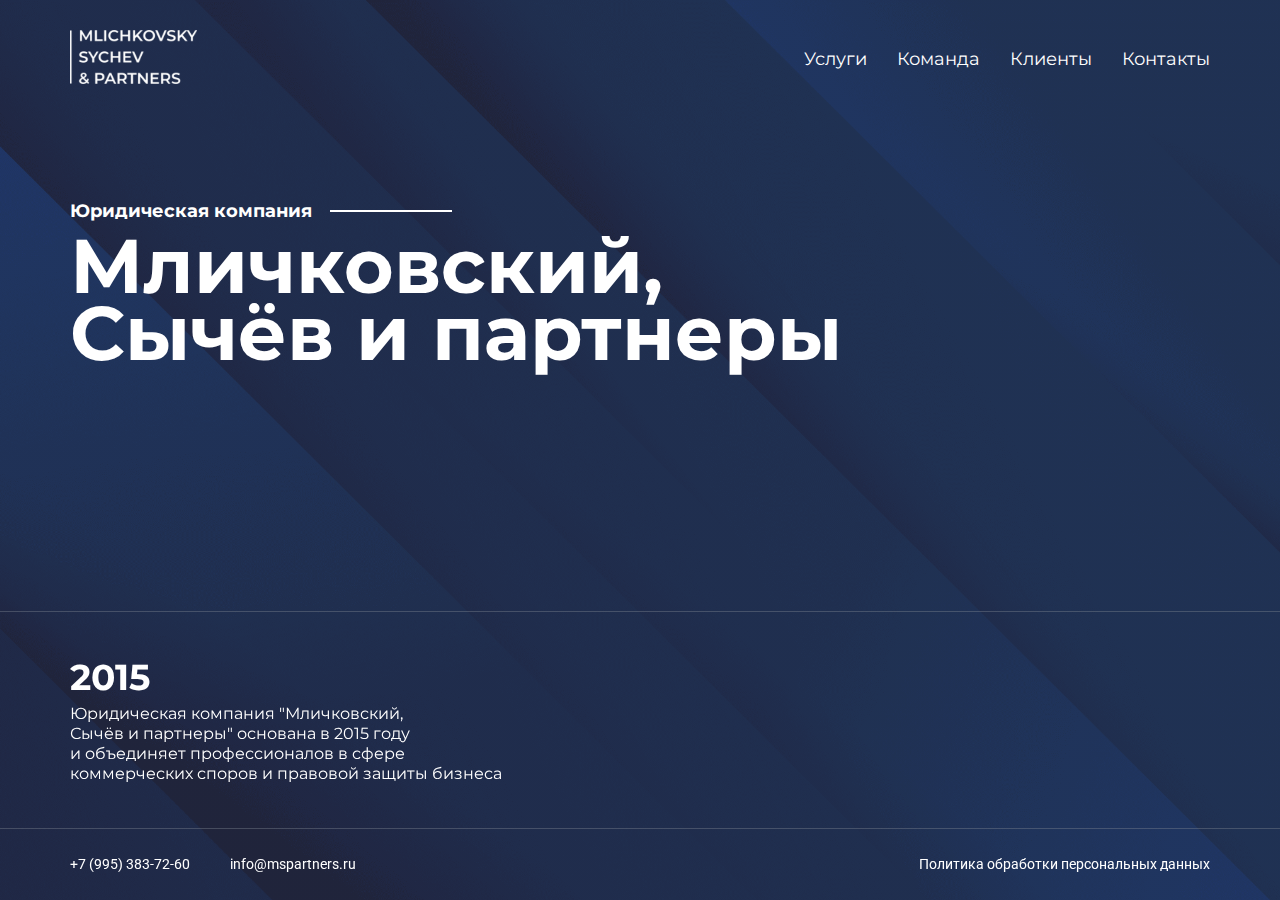
<file: index.html>
<!DOCTYPE html>
<html lang="en">
  <head>
    <meta charset="UTF-8" />
    <meta name="viewport" content="width=device-width, initial-scale=1.0" />
    <meta http-equiv="X-UA-Compatible" content="ie=edge" />
    <title>Document</title>
    <meta name="author" content="Yuriy Zudikhin" />
    <link rel="stylesheet" href="css/style.css" />
  </head>

  <body>
    
    <header class="header header_main">
      <div class="container">
        <div class="header_block">
          <a href="/" class="header_block_img">
            <img src="img/logo.svg" alt="">
          </a>
          <ul>
            <li>
              <a href="#">Услуги</a>
            </li>
            <li>
              <a href="#">Команда</a>
            </li>
            <li>
              <a href="#">Клиенты</a>
            </li>
            <li>
              <a href="#">Контакты</a>
            </li>
          </ul>
          <div class="header_block_burger">
            <div class="line-menu half start"></div>
            <div class="line-menu"></div>
            <div class="line-menu half end"></div>
          </div>
        </div>
      </div>
    </header>

    <section class="main">
      <div class="container">
        <div class="main_block">
          <div class="main_block_uppertitle">
            <p>Юридическая компания</p>
          </div>
          <h1>Мличковский, <br> Сычёв и партнеры</h1>
        </div>
      </div>
    </section>

    <footer class="footer footer_main">

      <div class="footer_wrapper_text">
        <div class="container">
          <div class="footer_wrapper_text_block">
            <span>2015</span>
            <p>Юридическая компания "Мличковский, <br>
               Сычёв и партнеры" основана в 2015 году <br>
               и объединяет профессионалов в сфере <br>
              коммерческих споров и правовой защиты бизнеса
            </p>
          </div>
        </div>
      </div>

      <div class="footer_wrapper_bottom">
        <div class="container">
          <div class="footer_wrapper_bottom_content">
            <div class="footer_wrapper_bottom_content_left">
              <a href="tel:+7(995)383-72-60">+7 (995) 383-72-60</a>
              <a href="mailto:info@mspartners.ru">info@mspartners.ru</a>
            </div>
            <div class="footer_wrapper_bottom_content_right">
              <a href="#">Политика обработки персональных данных</a>
            </div>
          </div>
        </div>
      </div>       
      
    </footer>

    <script src="js/jquery-3.6.0.min.js"></script>
    <script src="js/main.js"></script>
  </body>
</html>
</file>
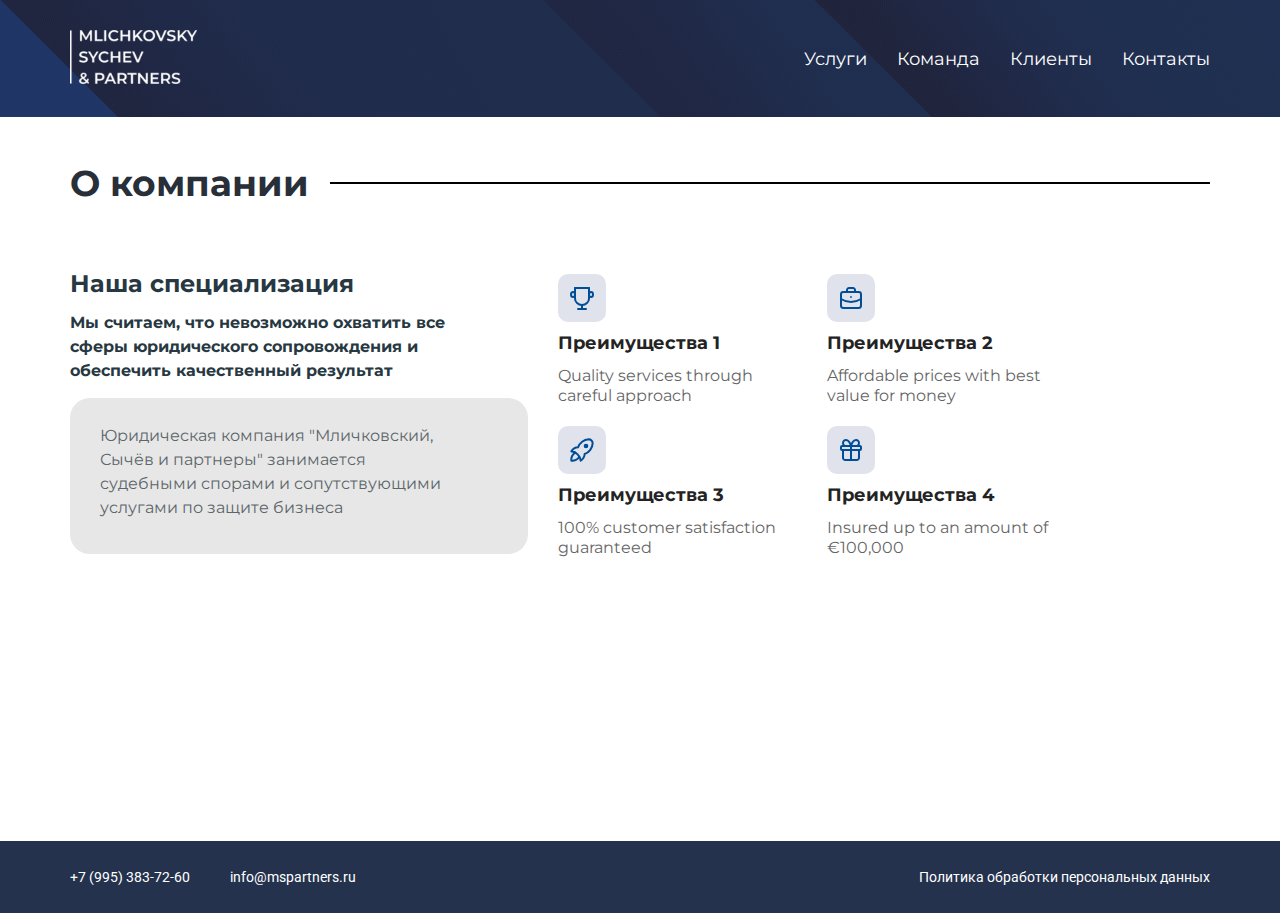
<file: about.html>
<!DOCTYPE html>
<html lang="en">
  <head>
    <meta charset="UTF-8" />
    <meta name="viewport" content="width=device-width, initial-scale=1.0" />
    <meta http-equiv="X-UA-Compatible" content="ie=edge" />
    <title>Document</title>
    <meta name="author" content="Yuriy Zudikhin" />
    <link rel="stylesheet" href="css/style.css" />
  </head>

  <body>
    
    <header class="header">
      <div class="container">
        <div class="header_block">
          <a href="/" class="header_block_img">
            <img src="img/logo.svg" alt="">
          </a>
          <ul>
            <li>
              <a href="#">Услуги</a>
            </li>
            <li>
              <a href="#">Команда</a>
            </li>
            <li>
              <a href="#">Клиенты</a>
            </li>
            <li>
              <a href="#">Контакты</a>
            </li>
          </ul>
          <div class="header_block_burger">
            <div class="line-menu half start"></div>
            <div class="line-menu"></div>
            <div class="line-menu half end"></div>
          </div>
        </div>
      </div>
    </header>

    <section class="about">
      <div class="container">
        <div class="about_block">
          <div class="about_block_head">
            <h2>О компании</h2>
          </div>
          <div class="about_block_content">
            <div class="about_block_content_left">
              <h3>Наша специализация</h3>
              <p class="about_block_content_left_text">Мы считаем, что невозможно охватить все сферы юридического сопровождения и обеспечить качественный результат</p>
              <div class="about_block_content_left_grey">
                <p>Юридическая компания "Мличковский, Сычёв и партнеры" занимается судебными спорами и сопутствующими услугами по защите бизнеса </p>
              </div>
            </div>
            <div class="about_block_content_right">
              <div class="about_block_content_right_item">
                <div class="about_block_content_right_item_icon">
                  <img src="img/about/1.svg" alt="">
                </div>
                <h4>Преимущества 1</h4>
                <p>Quality services through careful approach</p>
              </div>

              <div class="about_block_content_right_item">
                <div class="about_block_content_right_item_icon">
                  <img src="img/about/2.svg" alt="">
                </div>
                <h4>Преимущества 2</h4>
                <p>Affordable prices with best value for money</p>
              </div>

              <div class="about_block_content_right_item">
                <div class="about_block_content_right_item_icon">
                  <img src="img/about/3.svg" alt="">
                </div>
                <h4>Преимущества 3</h4>
                <p>100% customer satisfaction guaranteed</p>
              </div>

              <div class="about_block_content_right_item">
                <div class="about_block_content_right_item_icon">
                  <img src="img/about/4.svg" alt="">
                </div>
                <h4>Преимущества 4</h4>
                <p>Insured up to an amount of €100,000</p>
              </div>

            </div>
          </div>
        </div>
      </div>
    </section>

    <footer class="footer">
      <div class="footer_wrapper_bottom">
        <div class="container">
          <div class="footer_wrapper_bottom_content">
            <div class="footer_wrapper_bottom_content_left">
              <a href="tel:+7(995)383-72-60">+7 (995) 383-72-60</a>
              <a href="mailto:info@mspartners.ru">info@mspartners.ru</a>
            </div>
            <div class="footer_wrapper_bottom_content_right">
              <a href="#">Политика обработки персональных данных</a>
            </div>
          </div>
        </div>
      </div>       
      
    </footer>

    <script src="js/jquery-3.6.0.min.js"></script>
    <script src="js/main.js"></script>
  </body>
</html>
</file>
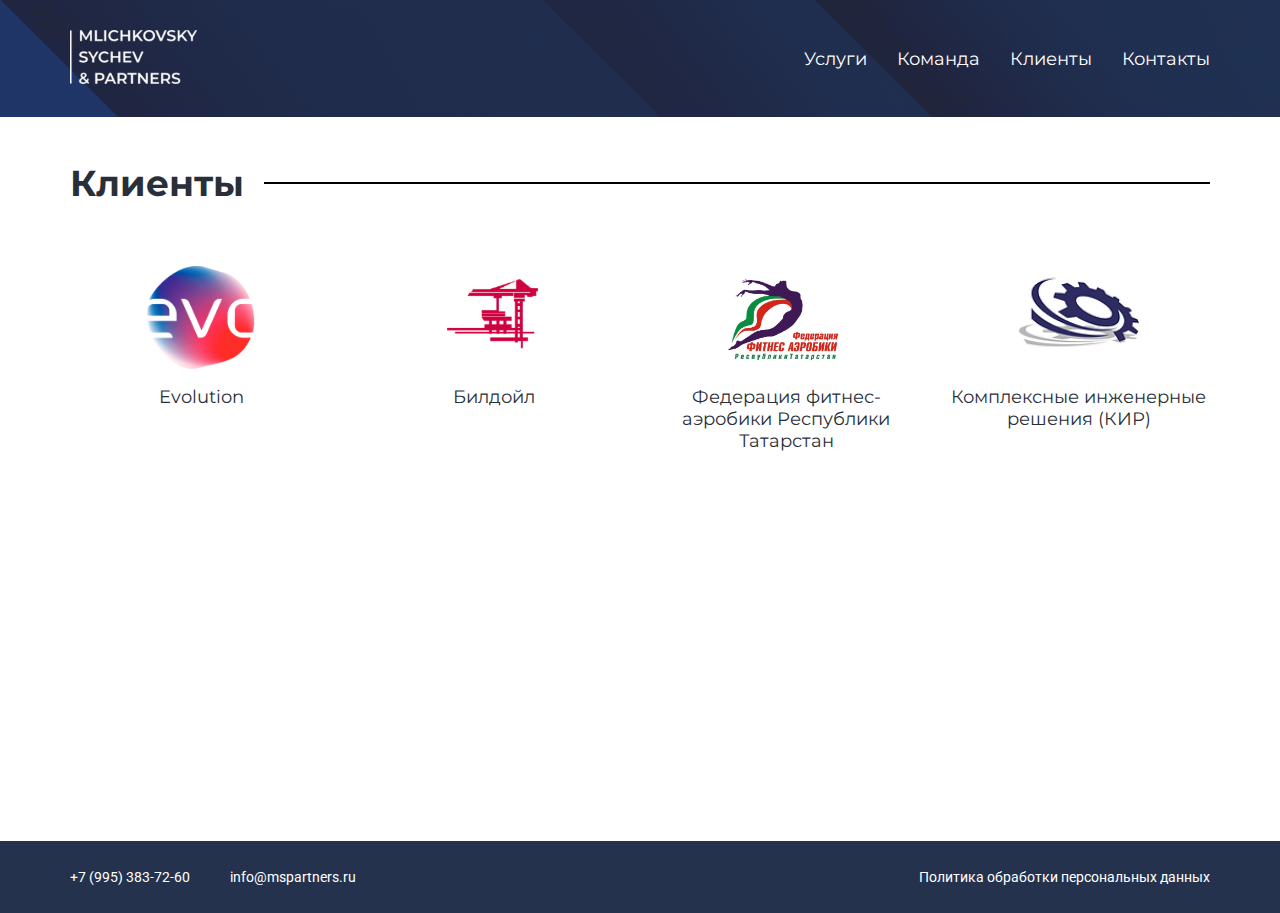
<file: clients.html>
<!DOCTYPE html>
<html lang="en">
  <head>
    <meta charset="UTF-8" />
    <meta name="viewport" content="width=device-width, initial-scale=1.0" />
    <meta http-equiv="X-UA-Compatible" content="ie=edge" />
    <title>Document</title>
    <meta name="author" content="Yuriy Zudikhin" />
    <link rel="stylesheet" href="css/style.css" />
  </head>

  <body>
    
    <header class="header">
      <div class="container">
        <div class="header_block">
          <a href="/" class="header_block_img">
            <img src="img/logo.svg" alt="">
          </a>
          <ul>
            <li>
              <a href="#">Услуги</a>
            </li>
            <li>
              <a href="#">Команда</a>
            </li>
            <li>
              <a href="#">Клиенты</a>
            </li>
            <li>
              <a href="#">Контакты</a>
            </li>
          </ul>
          <div class="header_block_burger">
            <div class="line-menu half start"></div>
            <div class="line-menu"></div>
            <div class="line-menu half end"></div>
          </div>
        </div>
      </div>
    </header>

    <section class="clients">
      <div class="container">
        <div class="clients_block">
          <div class="clients_block_head">
            <h2>Клиенты</h2>
          </div>
          <div class="clients_block_content">

            <div class="clients_block_content_item">
              <div class="clients_block_content_item_img">
                <img src="img/clients/1.png" alt="">
              </div>
              <p>Evolution</p>
            </div>

            <div class="clients_block_content_item">
              <div class="clients_block_content_item_img">
                <img src="img/clients/2.png" alt="">
              </div>
              <p>Билдойл</p>
            </div>

            <div class="clients_block_content_item">
              <div class="clients_block_content_item_img">
                <img src="img/clients/3.jpg" alt="">
              </div>
              <p>Федерация фитнес-аэробики Республики Татарстан</p>
            </div>

            <div class="clients_block_content_item">
              <div class="clients_block_content_item_img">
                <img src="img/clients/4.png" alt="">
              </div>
              <p>Комплексные инженерные решения (КИР)</p>
            </div>

          </div>
        </div>
      </div>
    </section>

    <footer class="footer">
      <div class="footer_wrapper_bottom">
        <div class="container">
          <div class="footer_wrapper_bottom_content">
            <div class="footer_wrapper_bottom_content_left">
              <a href="tel:+7(995)383-72-60">+7 (995) 383-72-60</a>
              <a href="mailto:info@mspartners.ru">info@mspartners.ru</a>
            </div>
            <div class="footer_wrapper_bottom_content_right">
              <a href="#">Политика обработки персональных данных</a>
            </div>
          </div>
        </div>
      </div>       
      
    </footer>

    <script src="js/jquery-3.6.0.min.js"></script>
    <script src="js/main.js"></script>
  </body>
</html>
</file>
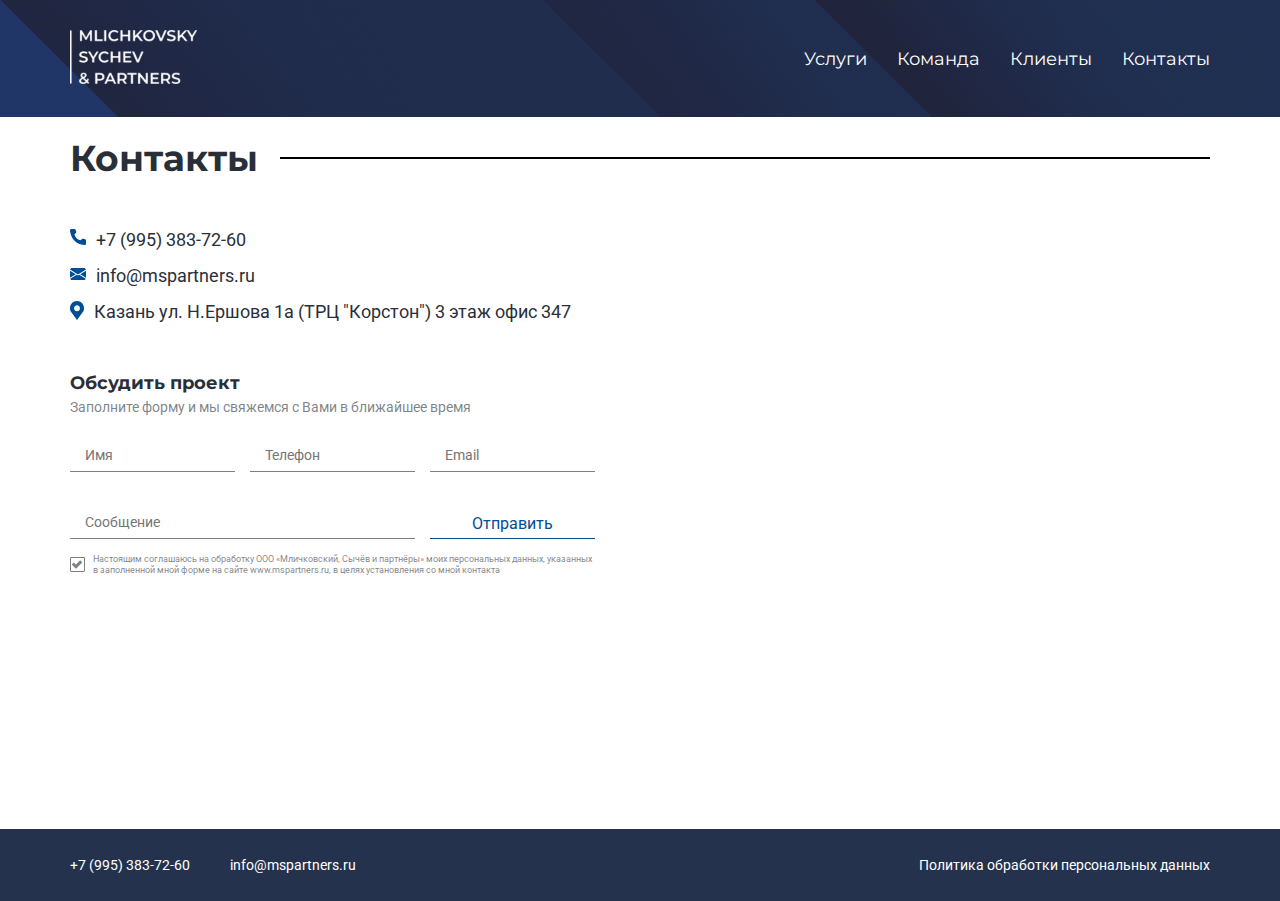
<file: contacts.html>
<!DOCTYPE html>
<html lang="en">
  <head>
    <meta charset="UTF-8" />
    <meta name="viewport" content="width=device-width, initial-scale=1.0" />
    <meta http-equiv="X-UA-Compatible" content="ie=edge" />
    <title>Document</title>
    <meta name="author" content="Yuriy Zudikhin" />
    <link rel="stylesheet" href="css/style.css" />
  </head>

  <body>
    
    <header class="header">
      <div class="container">
        <div class="header_block">
          <a href="/" class="header_block_img">
            <img src="img/logo.svg" alt="">
          </a>
          <ul>
            <li>
              <a href="#">Услуги</a>
            </li>
            <li>
              <a href="#">Команда</a>
            </li>
            <li>
              <a href="#">Клиенты</a>
            </li>
            <li>
              <a href="#">Контакты</a>
            </li>
          </ul>
          <div class="header_block_burger">
            <div class="line-menu half start"></div>
            <div class="line-menu"></div>
            <div class="line-menu half end"></div>
          </div>
        </div>
      </div>
    </header>

    <section class="contacts">
      <div class="container">
        <div class="contacts_block">
          <div class="contacts_block_head">
            <h2>Контакты</h2>
          </div>
          <div class="contacts_block_content">
            <div class="contacts_block_content_left">
              <div class="contacts_block_content_left_link">

                <div class="contacts_block_content_left_link_item">
                  <img src="img/contacts/tel.svg" alt="">
                  <a href="tel:+7 (995) 383-72-60">+7 (995) 383-72-60</a>
                </div>

                <div class="contacts_block_content_left_link_item">
                  <img src="img/contacts/mail.svg" alt="">
                  <a href="mailto:info@mspartners.ru">info@mspartners.ru</a>
                </div>

                <div class="contacts_block_content_left_link_item">
                  <img src="img/contacts/geo.svg" alt="">
                  <p>Казань ул. Н.Ершова 1а (ТРЦ "Корстон") 3 этаж офис 347</p>
                </div>

              </div>
              <h3>Обсудить проект</h3>
              <p class="contacts_block_content_left_desc">
                Заполните форму и мы свяжемся с Вами в ближайшее время
              </p>
              <div class="contacts_block_content_left_form">
                <form action="">
                  <p>
                    <span data-name="your-name">
                      <input type="text" placeholder="Имя">
                    </span>
                    <span data-name="your-tel">
                      <input type="tel" placeholder="Телефон">
                    </span>
                    <span data-name="your-email">
                      <input type="email" placeholder="Email">
                    </span>
                    <span data-name="your-message">
                      <input type="text" placeholder="Сообщение">
                    </span>
                    <input type="submit" value="Отправить">
                  </p>
                </form>
                <label class="contacts_block_content_left_form_check">Настоящим соглашаюсь на обработку ООО «Мличковский, Сычёв и партнёры» моих персональных данных, указанных в заполненной мной форме на сайте www.mspartners.ru, в целях установления со мной контакта
                  <input type="checkbox" checked="checked">
                  <span class="checkmark"></span>
                </label>
              </div>
            </div>
            <div class="contacts_block_content_right">
              <div class="contacts_block_content_right_map">
                <iframe src="https://yandex.ru/map-widget/v1/?um=constructor%3A42d082aaa859f3ff9d2b8abe854cf71fa21986fc700c8b1faabb53e841a8c3bd&amp;source=constructor" width="100%" height="400" frameborder="0"></iframe>
              </div>
            </div>
          </div>
        </div>
      </div>
    </section>

    <footer class="footer">
      <div class="footer_wrapper_bottom">
        <div class="container">
          <div class="footer_wrapper_bottom_content">
            <div class="footer_wrapper_bottom_content_left">
              <a href="tel:+7(995)383-72-60">+7 (995) 383-72-60</a>
              <a href="mailto:info@mspartners.ru">info@mspartners.ru</a>
            </div>
            <div class="footer_wrapper_bottom_content_right">
              <a href="#">Политика обработки персональных данных</a>
            </div>
          </div>
        </div>
      </div>       
      
    </footer>

    <script src="js/jquery-3.6.0.min.js"></script>
    <script src="js/main.js"></script>
  </body>
</html>
</file>
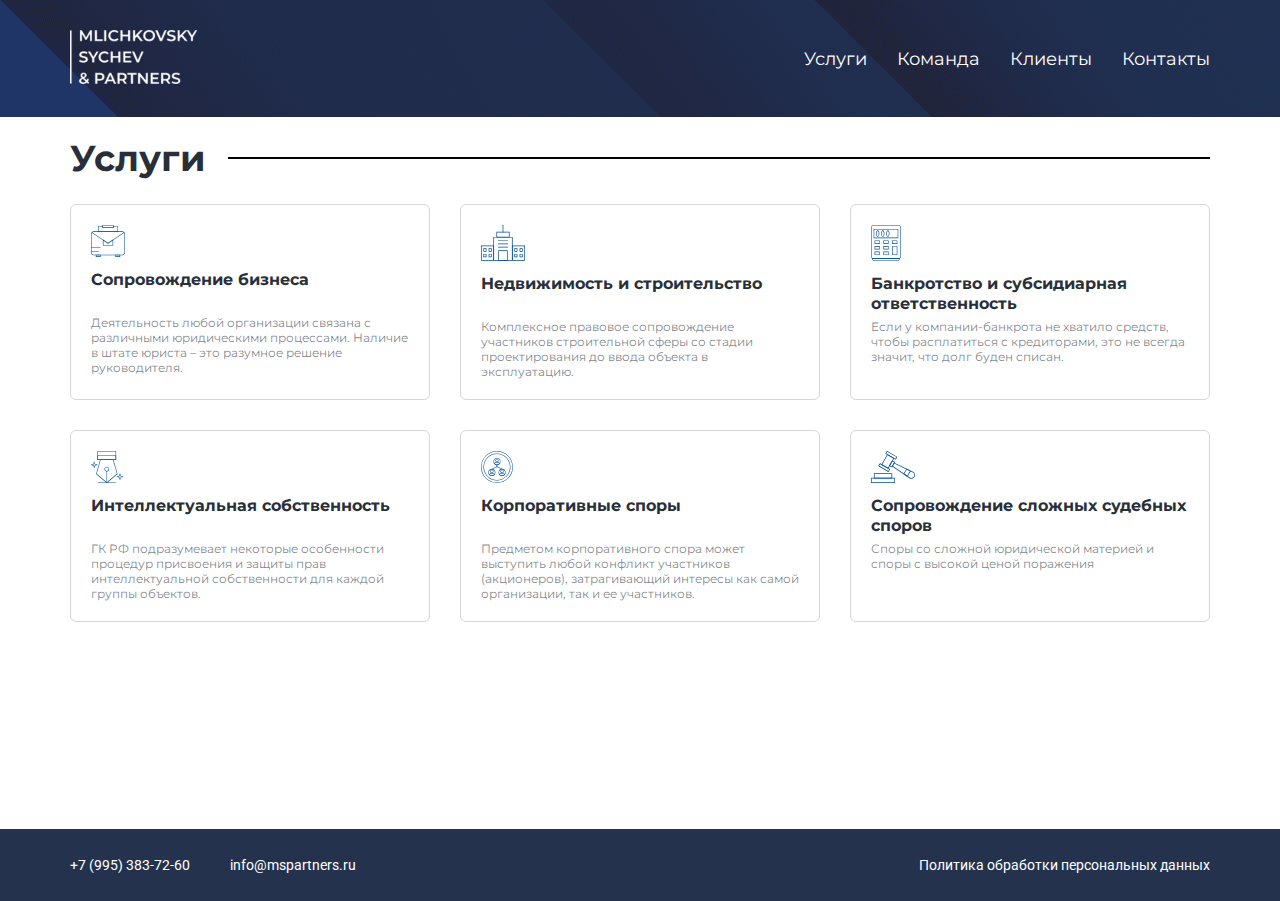
<file: services.html>
<!DOCTYPE html>
<html lang="en">
  <head>
    <meta charset="UTF-8" />
    <meta name="viewport" content="width=device-width, initial-scale=1.0" />
    <meta http-equiv="X-UA-Compatible" content="ie=edge" />
    <title>Document</title>
    <meta name="author" content="Yuriy Zudikhin" />
    <link rel="stylesheet" href="css/style.css" />
  </head>

  <body>
    
    <header class="header">
      <div class="container">
        <div class="header_block">
          <a href="/" class="header_block_img">
            <img src="img/logo.svg" alt="">
          </a>
          <ul>
            <li>
              <a href="#">Услуги</a>
            </li>
            <li>
              <a href="#">Команда</a>
            </li>
            <li>
              <a href="#">Клиенты</a>
            </li>
            <li>
              <a href="#">Контакты</a>
            </li>
          </ul>
          <div class="header_block_burger">
            <div class="line-menu half start"></div>
            <div class="line-menu"></div>
            <div class="line-menu half end"></div>
          </div>
        </div>
      </div>
    </header>

    <section class="services">
      <div class="container">
        <div class="services_block">
          <div class="services_block_head">
            <h2>Услуги</h2>
          </div>
          <div class="services_block_content">
            <div class="services_block_content_item">
              <img src="img/services/1.svg" alt="">
              <h4>Cопровождение бизнеса</h4>
              <p>Деятельность любой организации связана с различными юридическими процессами. Наличие в штате юриста – это разумное решение руководителя. </p>
            </div>

            <div class="services_block_content_item">
              <img src="img/services/2.svg" alt="">
              <h4>Недвижимость и строительство</h4>
              <p>Комплексное правовое сопровождение участников строительной сферы со стадии проектирования до ввода объекта в эксплуатацию. </p>
            </div>

            <div class="services_block_content_item">
              <img src="img/services/3.svg" alt="">
              <h4>Банкротство и субсидиарная ответственность</h4>
              <p>Если у компании-банкрота не хватило средств, чтобы расплатиться с кредиторами, это не всегда значит, что долг буден списан. </p>
            </div>

            <div class="services_block_content_item">
              <img src="img/services/4.svg" alt="">
              <h4>Интеллектуальная собственность</h4>
              <p>ГК РФ подразумевает некоторые особенности процедур присвоения и защиты прав интеллектуальной собственности для каждой группы объектов.</p>
            </div>

            <div class="services_block_content_item">
              <img src="img/services/5.svg" alt="">
              <h4>Корпоративные споры</h4>
              <p>Предметом корпоративного спора может выступить любой конфликт участников (акционеров), затрагивающий интересы как самой организации, так и ее участников.</p>
            </div>

            <div class="services_block_content_item">
              <img src="img/services/6.svg" alt="">
              <h4>Сопровождение сложных судебных споров</h4>
              <p>Споры со сложной юридической материей и споры с высокой ценой поражения</p>
            </div>

          </div>
        </div>
      </div>
    </section>

    <footer class="footer">
      <div class="footer_wrapper_bottom">
        <div class="container">
          <div class="footer_wrapper_bottom_content">
            <div class="footer_wrapper_bottom_content_left">
              <a href="tel:+7(995)383-72-60">+7 (995) 383-72-60</a>
              <a href="mailto:info@mspartners.ru">info@mspartners.ru</a>
            </div>
            <div class="footer_wrapper_bottom_content_right">
              <a href="#">Политика обработки персональных данных</a>
            </div>
          </div>
        </div>
      </div>       
      
    </footer>

    <script src="js/jquery-3.6.0.min.js"></script>
    <script src="js/main.js"></script>
  </body>
</html>
</file>
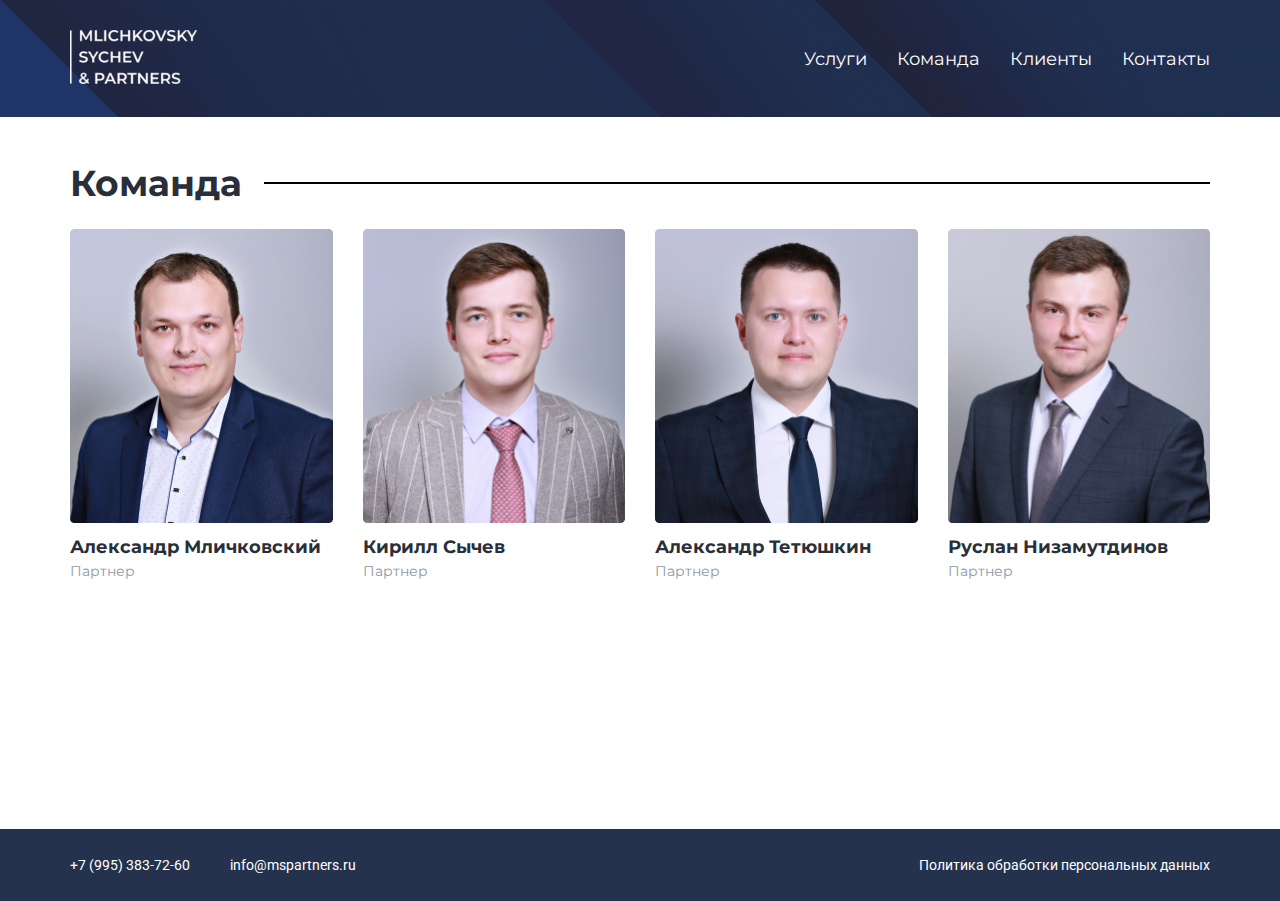
<file: team.html>
<!DOCTYPE html>
<html lang="en">
  <head>
    <meta charset="UTF-8" />
    <meta name="viewport" content="width=device-width, initial-scale=1.0" />
    <meta http-equiv="X-UA-Compatible" content="ie=edge" />
    <title>Document</title>
    <meta name="author" content="Yuriy Zudikhin" />
    <link rel="stylesheet" href="css/style.css" />
  </head>

  <body>
    
    <header class="header">
      <div class="container">
        <div class="header_block">
          <a href="/" class="header_block_img">
            <img src="img/logo.svg" alt="">
          </a>
          <ul>
            <li>
              <a href="#">Услуги</a>
            </li>
            <li>
              <a href="#">Команда</a>
            </li>
            <li>
              <a href="#">Клиенты</a>
            </li>
            <li>
              <a href="#">Контакты</a>
            </li>
          </ul>
          <div class="header_block_burger">
            <div class="line-menu half start"></div>
            <div class="line-menu"></div>
            <div class="line-menu half end"></div>
          </div>
        </div>
      </div>
    </header>

    <section class="team">
      <div class="container">
        <div class="team_block">
          <div class="team_block_head">
            <h2>Команда</h2>
          </div>
          <div class="team_block_content">

            <div class="team_block_content_item">
              <img src="img/team/1.png" alt="">
              <h4>Александр Мличковский</h4>
              <p>Партнер</p>
            </div>

            <div class="team_block_content_item">
              <img src="img/team/2.png" alt="">
              <h4>Кирилл Сычев</h4>
              <p>Партнер</p>
            </div>

            <div class="team_block_content_item">
              <img src="img/team/3.png" alt="">
              <h4>Александр Тетюшкин</h4>
              <p>Партнер</p>
            </div>

            <div class="team_block_content_item">
              <img src="img/team/4.png" alt="">
              <h4>Руслан Низамутдинов</h4>
              <p>Партнер</p>
            </div>

          </div>
        </div>
      </div>
    </section>

    <footer class="footer">
      <div class="footer_wrapper_bottom">
        <div class="container">
          <div class="footer_wrapper_bottom_content">
            <div class="footer_wrapper_bottom_content_left">
              <a href="tel:+7(995)383-72-60">+7 (995) 383-72-60</a>
              <a href="mailto:info@mspartners.ru">info@mspartners.ru</a>
            </div>
            <div class="footer_wrapper_bottom_content_right">
              <a href="#">Политика обработки персональных данных</a>
            </div>
          </div>
        </div>
      </div>       
      
    </footer>

    <script src="js/jquery-3.6.0.min.js"></script>
    <script src="js/main.js"></script>
  </body>
</html>
</file>
<file: css/style.css>
@import url("https://fonts.googleapis.com/css2?family=Montserrat:wght@400;700&family=Roboto&display=swap");
html, body, div, span, applet, object, iframe,
h1, h2, h3, h4, h5, h6, p, blockquote, pre,
a, abbr, acronym, address, big, cite, code,
del, dfn, em, img, ins, kbd, q, s, samp,
small, strike, strong, sub, sup, tt, var,
b, u, i, center,
dl, dt, dd, ol, ul, li,
fieldset, form, label, legend,
table, caption, tbody, tfoot, thead, tr, th, td,
article, aside, canvas, details, embed,
figure, figcaption, footer, header, hgroup,
menu, nav, output, ruby, section, summary,
time, mark, audio, video {
  margin: 0;
  padding: 0;
  border: 0;
  font-size: 100%;
  font: inherit;
  vertical-align: baseline;
}

/* HTML5 display-role reset for older browsers */
article, aside, details, figcaption, figure,
footer, header, hgroup, menu, nav, section {
  display: block;
}

body {
  line-height: 1;
  overflow-x: hidden;
  position: relative;
}

ul {
  list-style: none;
}

blockquote, q {
  quotes: none;
}

blockquote:before, blockquote:after,
q:before, q:after {
  content: "";
  content: none;
}

table {
  border-collapse: collapse;
  border-spacing: 0;
}

button {
  border: none;
  cursor: pointer;
}

input[type=number]::-webkit-inner-spin-button {
  -webkit-appearance: none;
}

input[type=number] {
  border: none;
  -moz-appearance: textfield;
}

input[type=number]:focus {
  outline: none;
}

input[type=tel] {
  border: none;
  background-image: none;
  background-color: transparent;
  -webkit-box-shadow: none;
  box-shadow: none;
}

input[type=text] {
  border: none;
  background-image: none;
  background-color: transparent;
  -webkit-box-shadow: none;
  box-shadow: none;
}

input[type=tel]:focus {
  outline: none;
}

input[type=text]:focus {
  outline: none;
}

textarea:focus {
  outline: none;
}

textarea {
  border: none;
  overflow: auto;
  outline: none;
  -webkit-box-shadow: none;
  box-shadow: none;
  resize: none;
}

select {
  outline: none;
}

button {
  background-color: transparent;
  border: none;
  outline: none;
  padding: 0px;
}

button:focus {
  border: none;
  outline: none;
}

a {
  text-decoration: none;
}

a:hover {
  text-decoration: none;
}

div {
  -webkit-tap-highlight-color: transparent;
}

div:focus {
  outline: none;
}

input {
  border: none;
}

input:focus {
  outline: none;
}

body {
  font-family: "Montserrat", sans-serif;
}

.preloader {
  position: fixed;
  left: 0;
  top: 0;
  right: 0;
  bottom: 0;
  background: black;
  z-index: 1001;
}

.container {
  -webkit-box-sizing: border-box;
  box-sizing: border-box;
  padding: 0px 15px;
  width: 100%;
  margin: 0 auto;
  position: relative;
}

@media (min-width: 768px) {
  .container {
    padding: 0px 30px;
  }
}
@media (min-width: 1024px) {
  .container {
    padding: 0px 45px;
  }
}
@media (min-width: 1200px) {
  .container {
    padding: 0px;
    max-width: 1140px;
  }
}
@-webkit-keyframes slideInFromTop {
  0% {
    -webkit-transform: translateY(-100%);
            transform: translateY(-100%);
  }
  100% {
    -webkit-transform: translateX(0);
            transform: translateX(0);
  }
}
@keyframes slideInFromTop {
  0% {
    -webkit-transform: translateY(-100%);
            transform: translateY(-100%);
  }
  100% {
    -webkit-transform: translateX(0);
            transform: translateX(0);
  }
}
.header {
  -webkit-box-sizing: border-box;
          box-sizing: border-box;
  padding: 15px 0px;
  min-height: 86.5px;
  background: -webkit-gradient(linear, left bottom, left top, from(rgba(45, 49, 57, 0.7)), to(rgba(45, 49, 57, 0.7))), url(../img/back.png);
  background: linear-gradient(0deg, rgba(45, 49, 57, 0.7), rgba(45, 49, 57, 0.7)), url(../img/back.png);
  -webkit-animation: 1.5s ease-out 0s 1 slideInFromTop;
          animation: 1.5s ease-out 0s 1 slideInFromTop;
}
.header.header_main {
  position: absolute;
  left: 0px;
  top: 0px;
  width: 100%;
  background: transparent;
}
.header_block {
  display: -webkit-box;
  display: -ms-flexbox;
  display: flex;
  -webkit-box-align: center;
      -ms-flex-align: center;
          align-items: center;
  -webkit-box-pack: justify;
      -ms-flex-pack: justify;
          justify-content: space-between;
}
.header_block ul {
  display: none;
}
.header_block_burger {
  width: 23px;
  height: 20px;
  position: relative;
  display: -webkit-box;
  display: -ms-flexbox;
  display: flex;
  -webkit-box-orient: vertical;
  -webkit-box-direction: normal;
  -ms-flex-direction: column;
  flex-direction: column;
  -webkit-box-pack: justify;
  -ms-flex-pack: justify;
  justify-content: space-between;
  cursor: pointer;
  -webkit-transition: -webkit-transform 330ms ease-out;
  transition: -webkit-transform 330ms ease-out;
  transition: transform 330ms ease-out;
  transition: transform 330ms ease-out, -webkit-transform 330ms ease-out;
}
.header_block_burger .line-menu {
  background-color: #fff;
  height: 2px;
  width: 100%;
}
.header_block_burger .line-menu.half {
  width: 50%;
}
.header_block_burger .line-menu.start {
  transition: transform 330ms cubic-bezier(0.54, -0.81, 0.57, 0.57), -webkit-transform 330ms cubic-bezier(0.54, -0.81, 0.57, 0.57);
  -webkit-transform-origin: right;
  transform-origin: right;
}
.header_block_burger .line-menu.end {
  -ms-flex-item-align: end;
  align-self: flex-end;
  -webkit-transition: -webkit-transform 330ms cubic-bezier(0.54, -0.81, 0.57, 0.57);
  transition: -webkit-transform 330ms cubic-bezier(0.54, -0.81, 0.57, 0.57);
  transition: transform 330ms cubic-bezier(0.54, -0.81, 0.57, 0.57);
  transition: transform 330ms cubic-bezier(0.54, -0.81, 0.57, 0.57), -webkit-transform 330ms cubic-bezier(0.54, -0.81, 0.57, 0.57);
  -webkit-transform-origin: left;
  transform-origin: left;
}
.header_block_burger.active {
  -webkit-transform: rotate(-45deg);
          transform: rotate(-45deg);
}
.header_block_burger.active .line-menu.start {
  -webkit-transform: rotate(-90deg) translateX(3px);
          transform: rotate(-90deg) translateX(3px);
}
.header_block_burger.active .line-menu.end {
  -webkit-transform: rotate(-90deg) translateX(-3px);
          transform: rotate(-90deg) translateX(-3px);
}
@media (min-width: 768px) {
  .header_block_img img {
    width: auto;
  }
}
@media (min-width: 1200px) {
  .header {
    padding: 30px 0px;
    min-height: 116.5px;
  }
  .header_block ul {
    display: -webkit-box;
    display: -ms-flexbox;
    display: flex;
    -webkit-box-align: center;
        -ms-flex-align: center;
            align-items: center;
  }
  .header_block ul li {
    margin-left: 30px;
  }
  .header_block ul li a {
    font-family: "Montserrat", sans-serif;
    font-weight: 400;
    font-size: 18px;
    line-height: 22px;
    color: #FFFFFF;
  }
  .header_block_burger {
    display: none;
  }
}

@-webkit-keyframes slideInFromLeft {
  0% {
    -webkit-transform: translateX(-100%);
            transform: translateX(-100%);
    opacity: 0;
  }
  100% {
    -webkit-transform: translateX(0);
            transform: translateX(0);
    opacity: 1;
  }
}

@keyframes slideInFromLeft {
  0% {
    -webkit-transform: translateX(-100%);
            transform: translateX(-100%);
    opacity: 0;
  }
  100% {
    -webkit-transform: translateX(0);
            transform: translateX(0);
    opacity: 1;
  }
}
.main {
  background: -webkit-gradient(linear, left bottom, left top, from(rgba(45, 49, 57, 0.7)), to(rgba(45, 49, 57, 0.7))), url(../img/back.png);
  background: linear-gradient(0deg, rgba(45, 49, 57, 0.7), rgba(45, 49, 57, 0.7)), url(../img/back.png);
  background-size: cover;
  background-position: 50%;
  min-height: 100vh;
  -webkit-box-sizing: border-box;
          box-sizing: border-box;
  padding-top: 210px;
}
.main_block {
  -webkit-animation: 1.5s ease-out 0s 1 slideInFromLeft;
          animation: 1.5s ease-out 0s 1 slideInFromLeft;
}
.main_block_uppertitle {
  position: relative;
  display: -webkit-box;
  display: -ms-flexbox;
  display: flex;
  -webkit-box-align: start;
      -ms-flex-align: start;
          align-items: flex-start;
}
.main_block_uppertitle p {
  font-family: "Montserrat", sans-serif;
  font-weight: 700;
  font-size: 14px;
  line-height: 17px;
  color: #FFFFFF;
}
.main_block_uppertitle::after {
  content: "";
  position: absolute;
  left: 200px;
  top: 0px;
  width: calc(100% - 200px);
  height: 2px;
  background: #FFFFFF;
  top: 50%;
  -webkit-transform: translateY(-50%);
          transform: translateY(-50%);
}
.main_block h1 {
  font-family: "Montserrat";
  font-style: normal;
  font-weight: 700;
  font-size: 32px;
  line-height: 28px;
  color: #FFFFFF;
  margin-top: 10px;
}
@media (min-width: 576px) {
  .main_block_uppertitle::after {
    width: 122px;
  }
}
@media (min-width: 768px) {
  .main_block_uppertitle p {
    font-size: 18px;
    line-height: 22px;
  }
  .main_block_uppertitle::after {
    left: 260px;
  }
  .main_block h1 {
    font-size: 54px;
    line-height: 50px;
  }
}
@media (min-width: 1200px) {
  .main {
    padding-top: 200px;
  }
  .main_block h1 {
    font-size: 76px;
    line-height: 67px;
  }
}
@media (min-width: 1536px) {
  .main {
    padding-top: 284px;
  }
}

@-webkit-keyframes slideInOpac {
  0% {
    opacity: 0;
  }
  100% {
    opacity: 1;
  }
}

@keyframes slideInOpac {
  0% {
    opacity: 0;
  }
  100% {
    opacity: 1;
  }
}
.about {
  min-height: calc(100vh - 86.5px - 95px);
  position: relative;
  -webkit-box-sizing: border-box;
          box-sizing: border-box;
  padding-top: 30px;
  padding-bottom: 30px;
  -webkit-animation: 1.5s ease-out 0s slideInOpac;
          animation: 1.5s ease-out 0s slideInOpac;
}
.about_block_head {
  display: -webkit-box;
  display: -ms-flexbox;
  display: flex;
  -webkit-box-orient: vertical;
  -webkit-box-direction: normal;
      -ms-flex-direction: column;
          flex-direction: column;
  -webkit-box-align: start;
      -ms-flex-align: start;
          align-items: flex-start;
  position: relative;
}
.about_block_head::after {
  content: "";
  position: absolute;
  left: 180px;
  top: 50%;
  -webkit-transform: translateY(-50%);
          transform: translateY(-50%);
  width: calc(100% - 180px);
  background-color: black;
  height: 2px;
}
.about_block_head h2 {
  font-weight: 700;
  font-size: 24px;
  line-height: 21px;
  color: #292F39;
}
.about_block_content_left h3 {
  font-weight: 700;
  font-size: 18px;
  line-height: 22px;
  color: #273842;
  margin-top: 30px;
}
.about_block_content_left_text {
  font-weight: 700;
  font-size: 14px;
  line-height: 21px;
  color: #273842;
  margin-top: 10px;
}
.about_block_content_left_grey {
  -webkit-box-sizing: border-box;
          box-sizing: border-box;
  padding: 20px;
  background: #E7E7E7;
  border-radius: 20px;
  margin-top: 10px;
}
.about_block_content_left_grey p {
  font-family: "Montserrat";
  font-style: normal;
  font-weight: 400;
  font-size: 14px;
  line-height: 21px;
  color: #5B656A;
}
.about_block_content_right {
  display: -webkit-box;
  display: -ms-flexbox;
  display: flex;
  -webkit-box-pack: justify;
      -ms-flex-pack: justify;
          justify-content: space-between;
  -webkit-box-align: center;
      -ms-flex-align: center;
          align-items: center;
  -ms-flex-wrap: wrap;
      flex-wrap: wrap;
  position: relative;
  margin-top: 5px;
}
.about_block_content_right_item {
  width: calc(50% - 7.5px);
  margin-top: 15px;
}
.about_block_content_right_item_icon {
  width: 48px;
  height: 48px;
  display: -webkit-box;
  display: -ms-flexbox;
  display: flex;
  -webkit-box-align: center;
      -ms-flex-align: center;
          align-items: center;
  -webkit-box-pack: center;
      -ms-flex-pack: center;
          justify-content: center;
  background: #E0E3EB;
  border-radius: 10px;
  -webkit-box-sizing: border-box;
          box-sizing: border-box;
}
.about_block_content_right_item h4 {
  font-weight: 700;
  font-size: 14px;
  line-height: 17px;
  color: #232323;
  margin-top: 10px;
}
.about_block_content_right_item p {
  margin-top: 5px;
  font-weight: 400;
  font-size: 12px;
  line-height: 15px;
  color: #232323;
}
@media (min-width: 768px) {
  .about {
    padding-top: 50px;
  }
}
@media (min-width: 1200px) {
  .about {
    height: calc(100vh - 116.5px - 77px);
  }
  .about_block_head h2 {
    font-size: 36px;
    line-height: 32px;
  }
  .about_block_head::after {
    width: calc(100% - 260px);
    left: 260px;
  }
  .about_block_content {
    display: -webkit-box;
    display: -ms-flexbox;
    display: flex;
    -webkit-box-align: start;
        -ms-flex-align: start;
            align-items: flex-start;
    -webkit-box-pack: start;
        -ms-flex-pack: start;
            justify-content: flex-start;
    position: relative;
    margin-top: 70px;
  }
  .about_block_content_left {
    width: 458px;
  }
  .about_block_content_left h3 {
    font-size: 24px;
    line-height: 29px;
    margin-top: 0px;
  }
  .about_block_content_left_text {
    margin-top: 13px;
    font-size: 16px;
    line-height: 24px;
    width: 396px;
  }
  .about_block_content_left_grey {
    margin-top: 15px;
    padding: 26px 67px 34px 30px;
  }
  .about_block_content_left_grey p {
    font-size: 16px;
    line-height: 24px;
  }
  .about_block_content_right {
    width: 507px;
    margin-left: 30px;
  }
  .about_block_content_right_item {
    margin-top: 0px;
    margin-bottom: 20px;
    width: calc(50% - 15px);
  }
  .about_block_content_right_item h4 {
    font-size: 18px;
    line-height: 22px;
    margin-top: 10px;
  }
  .about_block_content_right_item p {
    font-size: 16px;
    line-height: 20px;
    margin-top: 12px;
    opacity: 0.7;
  }
}
@media (min-width: 1536px) {
  .about {
    padding-top: 90px;
  }
}

@keyframes slideInOpac {
  0% {
    opacity: 0;
  }
  100% {
    opacity: 1;
  }
}
.services {
  -webkit-box-sizing: border-box;
          box-sizing: border-box;
  padding-top: 30px;
  padding-bottom: 50px;
  -webkit-animation: 1.5s ease-out 0s slideInOpac;
          animation: 1.5s ease-out 0s slideInOpac;
}
.services_block_head {
  display: -webkit-box;
  display: -ms-flexbox;
  display: flex;
  -webkit-box-orient: vertical;
  -webkit-box-direction: normal;
      -ms-flex-direction: column;
          flex-direction: column;
  -webkit-box-align: start;
      -ms-flex-align: start;
          align-items: flex-start;
  position: relative;
}
.services_block_head::after {
  content: "";
  position: absolute;
  left: 111px;
  top: 50%;
  -webkit-transform: translateY(-50%);
          transform: translateY(-50%);
  width: calc(100% - 111px);
  background-color: black;
  height: 2px;
}
.services_block_head h2 {
  font-weight: 700;
  font-size: 24px;
  line-height: 21px;
  color: #292F39;
}
.services_block_content {
  margin-top: 30px;
}
.services_block_content_item {
  -webkit-box-sizing: border-box;
          box-sizing: border-box;
  padding: 20px;
  border: 1px solid #D6D7D9;
  border-radius: 6px;
  margin-top: 20px;
}
.services_block_content_item h4 {
  font-family: "Montserrat", sans-serif;
  font-weight: 700;
  font-size: 16px;
  line-height: 20px;
  color: #292F39;
  margin-top: 10px;
}
.services_block_content_item p {
  font-family: "Montserrat", sans-serif;
  font-weight: 400;
  font-size: 12px;
  line-height: 15px;
  color: rgba(41, 47, 57, 0.6);
  margin-top: 5px;
}
@media (min-width: 768px) {
  .services {
    padding-top: 50px;
    height: calc(100vh - 86.5px - 95px);
  }
  .services_block_content {
    position: relative;
    display: -webkit-box;
    display: -ms-flexbox;
    display: flex;
    -webkit-box-pack: justify;
        -ms-flex-pack: justify;
            justify-content: space-between;
    -ms-flex-wrap: wrap;
        flex-wrap: wrap;
  }
  .services_block_content_item {
    width: calc(50% - 10px);
  }
}
@media (min-width: 1200px) {
  .services {
    height: calc(100vh - 116.5px - 77px);
    margin-bottom: 0px;
    padding-bottom: 0px;
    padding-top: 25px;
  }
  .services_block_head {
    margin-top: 0px;
  }
  .services_block_head::after {
    width: calc(100% - 158px);
    left: 158px;
  }
  .services_block_head h2 {
    font-size: 36px;
    line-height: 32px;
  }
  .services_block_content {
    margin-top: 0px;
  }
  .services_block_content_item {
    width: 360px;
    margin-top: 30px;
  }
  .services_block_content_item h4 {
    height: 40px;
  }
}
@media (min-width: 1536px) {
  .services {
    padding-top: 90px;
  }
  .services_block_content {
    margin-top: 40px;
  }
  .services_block_content_item h4 {
    font-size: 18px;
    line-height: 22px;
    height: 44px;
  }
  .services_block_content_item p {
    font-size: 14px;
    line-height: 17px;
  }
}

@keyframes slideInOpac {
  0% {
    opacity: 0;
  }
  100% {
    opacity: 1;
  }
}
.team {
  min-height: calc(100vh - 86.5px - 95px);
  position: relative;
  -webkit-box-sizing: border-box;
          box-sizing: border-box;
  padding-top: 30px;
  -webkit-animation: 1.5s ease-out 0s slideInOpac;
          animation: 1.5s ease-out 0s slideInOpac;
}
.team_block {
  -webkit-box-sizing: border-box;
          box-sizing: border-box;
  padding-bottom: 30px;
}
.team_block_head {
  display: -webkit-box;
  display: -ms-flexbox;
  display: flex;
  -webkit-box-orient: vertical;
  -webkit-box-direction: normal;
      -ms-flex-direction: column;
          flex-direction: column;
  -webkit-box-align: start;
      -ms-flex-align: start;
          align-items: flex-start;
  position: relative;
}
.team_block_head::after {
  content: "";
  position: absolute;
  left: 136px;
  top: 50%;
  -webkit-transform: translateY(-50%);
          transform: translateY(-50%);
  width: calc(100% - 136px);
  background-color: black;
  height: 2px;
}
.team_block_head h2 {
  font-weight: 700;
  font-size: 24px;
  line-height: 21px;
  color: #292F39;
}
.team_block_content {
  display: -webkit-box;
  display: -ms-flexbox;
  display: flex;
  -webkit-box-align: start;
      -ms-flex-align: start;
          align-items: flex-start;
  -webkit-box-pack: justify;
      -ms-flex-pack: justify;
          justify-content: space-between;
  position: relative;
  -ms-flex-wrap: wrap;
      flex-wrap: wrap;
  margin-top: 20px;
}
.team_block_content_item {
  width: calc(50% - 7.5px);
  position: relative;
  margin-top: 10px;
}
.team_block_content_item img {
  width: 100%;
  border-radius: 4px;
}
.team_block_content_item h4 {
  font-weight: 700;
  font-size: 16px;
  line-height: 20px;
  color: #292F39;
  margin-top: 10px;
  height: 40px;
  width: 120px;
}
.team_block_content_item p {
  font-weight: 400;
  font-size: 14px;
  line-height: 17px;
  color: #9097A6;
  margin-top: 5px;
}
@media (min-width: 768px) {
  .team {
    padding-top: 50px;
  }
  .team_block_content {
    -webkit-box-pack: start;
        -ms-flex-pack: start;
            justify-content: flex-start;
  }
  .team_block_content_item {
    width: calc(33.3333333333% - 10px);
    margin-top: 20px;
    margin-left: 15px;
  }
  .team_block_content_item:first-child {
    margin-left: 0px;
  }
  .team_block_content_item:nth-child(3n+4) {
    margin-left: 0px;
  }
  .team_block_content_item h4 {
    height: auto;
  }
}
@media (min-width: 1200px) {
  .team {
    min-height: calc(100vh - 116.5px - 77px);
  }
  .team_block_head h2 {
    font-size: 36px;
    line-height: 32px;
  }
  .team_block_head::after {
    left: 194px;
    width: calc(100% - 194px);
  }
  .team_block_content {
    margin-top: 0px;
  }
  .team_block_content_item {
    width: calc(25% - 22.5px);
    margin-left: 30px;
    margin-top: 30px;
  }
  .team_block_content_item:nth-child(3n+4) {
    margin-left: 30px;
  }
  .team_block_content_item:nth-child(4n+1) {
    margin-left: 0px;
  }
  .team_block_content_item h4 {
    font-size: 18px;
    line-height: 22px;
    width: 100%;
  }
}
@media (min-width: 1536px) {
  .team {
    padding-top: 90px;
  }
  .team_block_content {
    margin-top: 40px;
  }
}

@keyframes slideInOpac {
  0% {
    opacity: 0;
  }
  100% {
    opacity: 1;
  }
}
.clients {
  position: relative;
  -webkit-box-sizing: border-box;
          box-sizing: border-box;
  padding-top: 30px;
  min-height: calc(100vh - 86.5px - 95px);
  -webkit-animation: 1.5s ease-out 0s slideInOpac;
          animation: 1.5s ease-out 0s slideInOpac;
}
.clients_block_head {
  display: -webkit-box;
  display: -ms-flexbox;
  display: flex;
  -webkit-box-orient: vertical;
  -webkit-box-direction: normal;
      -ms-flex-direction: column;
          flex-direction: column;
  -webkit-box-align: start;
      -ms-flex-align: start;
          align-items: flex-start;
  position: relative;
}
.clients_block_head::after {
  content: "";
  position: absolute;
  left: 137px;
  top: 50%;
  -webkit-transform: translateY(-50%);
          transform: translateY(-50%);
  width: calc(100% - 137px);
  background-color: black;
  height: 2px;
}
.clients_block_head h2 {
  font-weight: 700;
  font-size: 24px;
  line-height: 21px;
  color: #292F39;
}
.clients_block_content {
  display: -webkit-box;
  display: -ms-flexbox;
  display: flex;
  -webkit-box-pack: justify;
      -ms-flex-pack: justify;
          justify-content: space-between;
  position: relative;
  -ms-flex-wrap: wrap;
      flex-wrap: wrap;
}
.clients_block_content_item {
  width: calc(50% - 7.5px);
  position: relative;
  display: -webkit-box;
  display: -ms-flexbox;
  display: flex;
  -webkit-box-orient: vertical;
  -webkit-box-direction: normal;
      -ms-flex-direction: column;
          flex-direction: column;
  -webkit-box-align: center;
      -ms-flex-align: center;
          align-items: center;
  margin-top: 30px;
}
.clients_block_content_item_img {
  height: 120px;
}
.clients_block_content_item_img img {
  width: 120px;
}
.clients_block_content_item p {
  font-weight: 400;
  font-size: 14px;
  line-height: 17px;
  color: #292F39;
  text-align: center;
}
.clients_block_content_item:first-child .clients_block_content_item_img img {
  width: 108px;
}
@media (min-width: 768px) {
  .clients {
    padding-top: 50px;
  }
}
@media (min-width: 1200px) {
  .clients {
    height: calc(100vh - 116.5px - 77px);
  }
  .clients_block_head h2 {
    font-size: 36px;
    line-height: 32px;
  }
  .clients_block_head::after {
    left: 194px;
    width: calc(100% - 194px);
  }
  .clients_block_content {
    margin-top: 37px;
  }
  .clients_block_content_item {
    width: calc(25% - 22.5px);
    margin-left: 30px;
    margin-top: 30px;
  }
  .clients_block_content_item:nth-child(4n+1) {
    margin-left: 0px;
  }
  .clients_block_content_item p {
    font-size: 18px;
    line-height: 22px;
  }
}
@media (min-width: 1536px) {
  .clients {
    padding-top: 90px;
  }
}

@keyframes slideInOpac {
  0% {
    opacity: 0;
  }
  100% {
    opacity: 1;
  }
}
.contacts {
  position: relative;
  -webkit-box-sizing: border-box;
          box-sizing: border-box;
  padding-top: 30px;
  padding-bottom: 30px;
  -webkit-animation: 1.5s ease-out 0s slideInOpac;
          animation: 1.5s ease-out 0s slideInOpac;
}
.contacts_block_head {
  display: -webkit-box;
  display: -ms-flexbox;
  display: flex;
  -webkit-box-orient: vertical;
  -webkit-box-direction: normal;
      -ms-flex-direction: column;
          flex-direction: column;
  -webkit-box-align: start;
      -ms-flex-align: start;
          align-items: flex-start;
  position: relative;
}
.contacts_block_head::after {
  content: "";
  position: absolute;
  left: 147px;
  top: 50%;
  -webkit-transform: translateY(-50%);
          transform: translateY(-50%);
  width: calc(100% - 147px);
  background-color: black;
  height: 2px;
}
.contacts_block_head h2 {
  font-weight: 700;
  font-size: 24px;
  line-height: 21px;
  color: #292F39;
}
.contacts_block_content_left {
  margin-top: 30px;
}
.contacts_block_content_left_link_item {
  display: -webkit-box;
  display: -ms-flexbox;
  display: flex;
  -webkit-box-align: start;
      -ms-flex-align: start;
          align-items: flex-start;
  -webkit-box-pack: start;
      -ms-flex-pack: start;
          justify-content: flex-start;
  margin-top: 15px;
}
.contacts_block_content_left_link_item p {
  font-family: "Roboto", sans-serif;
  font-weight: 400;
  font-size: 18px;
  line-height: 21px;
  color: #292F39;
  margin-left: 10px;
}
.contacts_block_content_left_link_item a {
  font-family: "Roboto", sans-serif;
  font-weight: 400;
  font-size: 18px;
  line-height: 21px;
  color: #292F39;
  margin-left: 10px;
}
.contacts_block_content_left_link_item:nth-child(2) img {
  -webkit-transform: translateY(3px);
          transform: translateY(3px);
}
.contacts_block_content_left h3 {
  font-family: "Montserrat", sans-serif;
  font-weight: 700;
  font-size: 18px;
  line-height: 22px;
  color: #292F39;
  margin-top: 30px;
}
.contacts_block_content_left_desc {
  font-family: "Roboto", sans-serif;
  font-weight: 400;
  font-size: 14px;
  line-height: 16px;
  color: rgba(41, 47, 57, 0.6);
  margin-top: 5px;
}
.contacts_block_content_left_form form {
  display: -webkit-box;
  display: -ms-flexbox;
  display: flex;
  -webkit-box-orient: vertical;
  -webkit-box-direction: normal;
      -ms-flex-direction: column;
          flex-direction: column;
}
.contacts_block_content_left_form form p {
  width: 100%;
}
.contacts_block_content_left_form form p span {
  width: 100%;
  position: relative;
  display: block;
}
.contacts_block_content_left_form form p span input {
  width: 100%;
  font-family: "Roboto", sans-serif;
  font-weight: 400;
  font-size: 14px;
  line-height: 21px;
  color: black;
  border-bottom: 1px solid rgba(0, 0, 0, 0.5);
  margin-top: 30px;
  -webkit-box-sizing: border-box;
          box-sizing: border-box;
  padding: 0px 15px 5px 15px;
}
.contacts_block_content_left_form form p span[data-name=your-message] input {
  margin-top: 50px;
}
.contacts_block_content_left_form form p input[type=submit] {
  width: 100%;
  text-align: center;
  border-bottom: 1px solid #004E97;
  background-color: transparent;
  font-family: "Roboto", sans-serif;
  font-weight: 400;
  font-size: 16px;
  line-height: 19px;
  color: #004E97;
  -webkit-box-sizing: border-box;
          box-sizing: border-box;
  padding-bottom: 5px;
  margin-top: 30px;
  cursor: pointer;
}
.contacts_block_content_left_form_check {
  display: -webkit-box;
  display: -ms-flexbox;
  display: flex;
  -webkit-box-align: center;
      -ms-flex-align: center;
          align-items: center;
  -webkit-box-sizing: border-box;
          box-sizing: border-box;
  padding-left: 23px;
  font-family: "Roboto", sans-serif;
  font-weight: 400;
  font-size: 9px;
  line-height: 11px;
  color: rgba(41, 47, 57, 0.6);
  position: relative;
  cursor: pointer;
  margin-top: 30px;
  -webkit-user-select: none;
  -moz-user-select: none;
  -ms-user-select: none;
  user-select: none;
}
.contacts_block_content_left_form_check input {
  position: absolute;
  opacity: 0;
  cursor: pointer;
  height: 0;
  width: 0;
}
.contacts_block_content_left_form_check .checkmark {
  position: absolute;
  top: 0;
  left: 0;
  height: 15px;
  width: 15px;
  -webkit-box-sizing: border-box;
          box-sizing: border-box;
  border: 1px solid #7D7D7D;
  border-radius: 1px;
}
.contacts_block_content_left_form_check .checkmark::after {
  content: "";
  position: absolute;
  display: none;
  left: 3px;
  top: 1px;
  width: 3px;
  height: 6px;
  border: solid rgba(41, 47, 57, 0.6);
  border-width: 0 3px 3px 0;
  -webkit-transform: rotate(45deg);
  transform: rotate(45deg);
}
.contacts_block_content_left_form_check input:checked ~ .checkmark:after {
  display: block;
}
.contacts_block_content_right {
  margin-top: 50px;
}
@media (min-width: 768px) {
  .contacts {
    padding-top: 50px;
    padding-bottom: 50px;
  }
}
@media (min-width: 1200px) {
  .contacts {
    height: calc(100vh - 116.5px - 77px);
    padding-top: 25px;
    padding-bottom: 0px;
  }
  .contacts_block_head h2 {
    font-size: 36px;
    line-height: 32px;
  }
  .contacts_block_head::after {
    left: 210px;
    width: calc(100% - 210px);
  }
  .contacts_block_content {
    display: -webkit-box;
    display: -ms-flexbox;
    display: flex;
    -webkit-box-align: start;
        -ms-flex-align: start;
            align-items: flex-start;
    -webkit-box-pack: justify;
        -ms-flex-pack: justify;
            justify-content: space-between;
    margin-top: 40px;
  }
  .contacts_block_content_left {
    margin-top: 0px;
    width: 525px;
  }
  .contacts_block_content_left h3 {
    margin-top: 50px;
  }
  .contacts_block_content_left_form_check {
    margin-top: 15px;
  }
  .contacts_block_content_left_form_check .checkmark {
    top: 3px;
  }
  .contacts_block_content_left_form form p {
    position: relative;
    display: -webkit-box;
    display: -ms-flexbox;
    display: flex;
    -webkit-box-align: center;
        -ms-flex-align: center;
            align-items: center;
    -ms-flex-wrap: wrap;
        flex-wrap: wrap;
    -webkit-box-pack: justify;
        -ms-flex-pack: justify;
            justify-content: space-between;
  }
  .contacts_block_content_left_form form p span[data-name=your-name] {
    width: 165px;
  }
  .contacts_block_content_left_form form p span[data-name=your-tel] {
    width: 165px;
  }
  .contacts_block_content_left_form form p span[data-name=your-email] {
    width: 165px;
  }
  .contacts_block_content_left_form form p span[data-name=your-message] {
    width: 345px;
  }
  .contacts_block_content_left_form form p span[data-name=your-message] input {
    margin-top: 40px;
  }
  .contacts_block_content_left_form form p input[type=submit] {
    position: absolute;
    right: 0px;
    bottom: 0px;
    width: 165px;
  }
  .contacts_block_content_right {
    min-width: 555px;
    width: 555px;
    margin-top: 0px;
  }
}
@media (min-width: 1536px) {
  .contacts {
    padding-top: 90px;
  }
}

@keyframes slideInOpac {
  0% {
    opacity: 0;
  }
  100% {
    opacity: 1;
  }
}
.footer {
  background: #24324D;
  -webkit-backdrop-filter: blur(5px);
          backdrop-filter: blur(5px);
  -webkit-box-sizing: border-box;
          box-sizing: border-box;
  padding: 15px 0px;
  -webkit-transform: translateY(5px);
          transform: translateY(5px);
}
.footer_wrapper_text {
  position: relative;
}
.footer_wrapper_text::after {
  content: "";
  width: 100%;
  height: 1px;
  position: absolute;
  left: 0px;
  top: -65px;
  background: rgba(132, 138, 149, 0.39);
}
.footer_wrapper_text_block {
  -webkit-animation: 1.5s ease-out 0s slideInOpac;
          animation: 1.5s ease-out 0s slideInOpac;
}
.footer_wrapper_text_block span {
  font-family: "Montserrat", sans-serif;
  font-weight: 700;
  font-size: 36px;
  line-height: 44px;
  color: #FFFFFF;
}
.footer_wrapper_text_block p {
  font-family: "Montserrat", sans-serif;
  font-weight: 400;
  font-size: 14px;
  line-height: 17px;
  color: #FFFFFF;
  margin-top: 5px;
}
.footer_wrapper_bottom_content {
  display: -webkit-box;
  display: -ms-flexbox;
  display: flex;
  -webkit-box-orient: vertical;
  -webkit-box-direction: normal;
      -ms-flex-direction: column;
          flex-direction: column;
}
.footer_wrapper_bottom_content_left {
  display: -webkit-box;
  display: -ms-flexbox;
  display: flex;
  -webkit-box-pack: justify;
      -ms-flex-pack: justify;
          justify-content: space-between;
  -webkit-box-align: center;
      -ms-flex-align: center;
          align-items: center;
}
.footer_wrapper_bottom_content_left a {
  font-family: "Roboto", sans-serif;
  font-weight: 400;
  font-size: 14px;
  line-height: 16px;
  color: #FFFFFF;
}
.footer_wrapper_bottom_content_right {
  display: -webkit-box;
  display: -ms-flexbox;
  display: flex;
  -webkit-box-align: center;
      -ms-flex-align: center;
          align-items: center;
  -webkit-box-pack: center;
      -ms-flex-pack: center;
          justify-content: center;
  margin-top: 30px;
}
.footer_wrapper_bottom_content_right a {
  font-family: "Roboto", sans-serif;
  font-weight: 400;
  font-size: 14px;
  line-height: 16px;
  color: #FFFFFF;
}
.footer.footer_main {
  position: absolute;
  left: 0px;
  bottom: 15px;
  width: 100%;
  background: transparent;
  -webkit-backdrop-filter: blur(0px);
          backdrop-filter: blur(0px);
  padding: 0px;
  -webkit-transform: translateY(0px);
          transform: translateY(0px);
}
.footer.footer_main .footer_wrapper_bottom {
  margin-top: 80px;
  position: relative;
}
.footer.footer_main .footer_wrapper_bottom::after {
  content: "";
  width: 100%;
  height: 1px;
  position: absolute;
  left: 0px;
  top: -15px;
  background: rgba(132, 138, 149, 0.39);
}
@media (min-width: 1200px) {
  .footer {
    padding: 28px 0px;
  }
  .footer.footer_main {
    bottom: 28px;
  }
  .footer_wrapper_text::after {
    top: -44px;
  }
  .footer_wrapper_text_block p {
    font-size: 16px;
    line-height: 20px;
    margin-top: 5px;
  }
  .footer_wrapper_bottom_content {
    -webkit-box-orient: horizontal;
    -webkit-box-direction: normal;
        -ms-flex-direction: row;
            flex-direction: row;
    -webkit-box-pack: justify;
        -ms-flex-pack: justify;
            justify-content: space-between;
  }
  .footer_wrapper_bottom_content_left a {
    font-size: 14px;
    line-height: 16px;
    margin-left: 40px;
  }
  .footer_wrapper_bottom_content_left a:first-child {
    margin-left: 0px;
  }
  .footer_wrapper_bottom_content_right {
    margin-top: 0px;
  }
  .footer_wrapper_bottom_content_right a {
    font-size: 14px;
    line-height: 16px;
  }
  .footer.footer_main .footer_wrapper_bottom {
    margin-top: 72px;
  }
  .footer.footer_main .footer_wrapper_bottom::after {
    top: -28px;
  }
}
</file>
